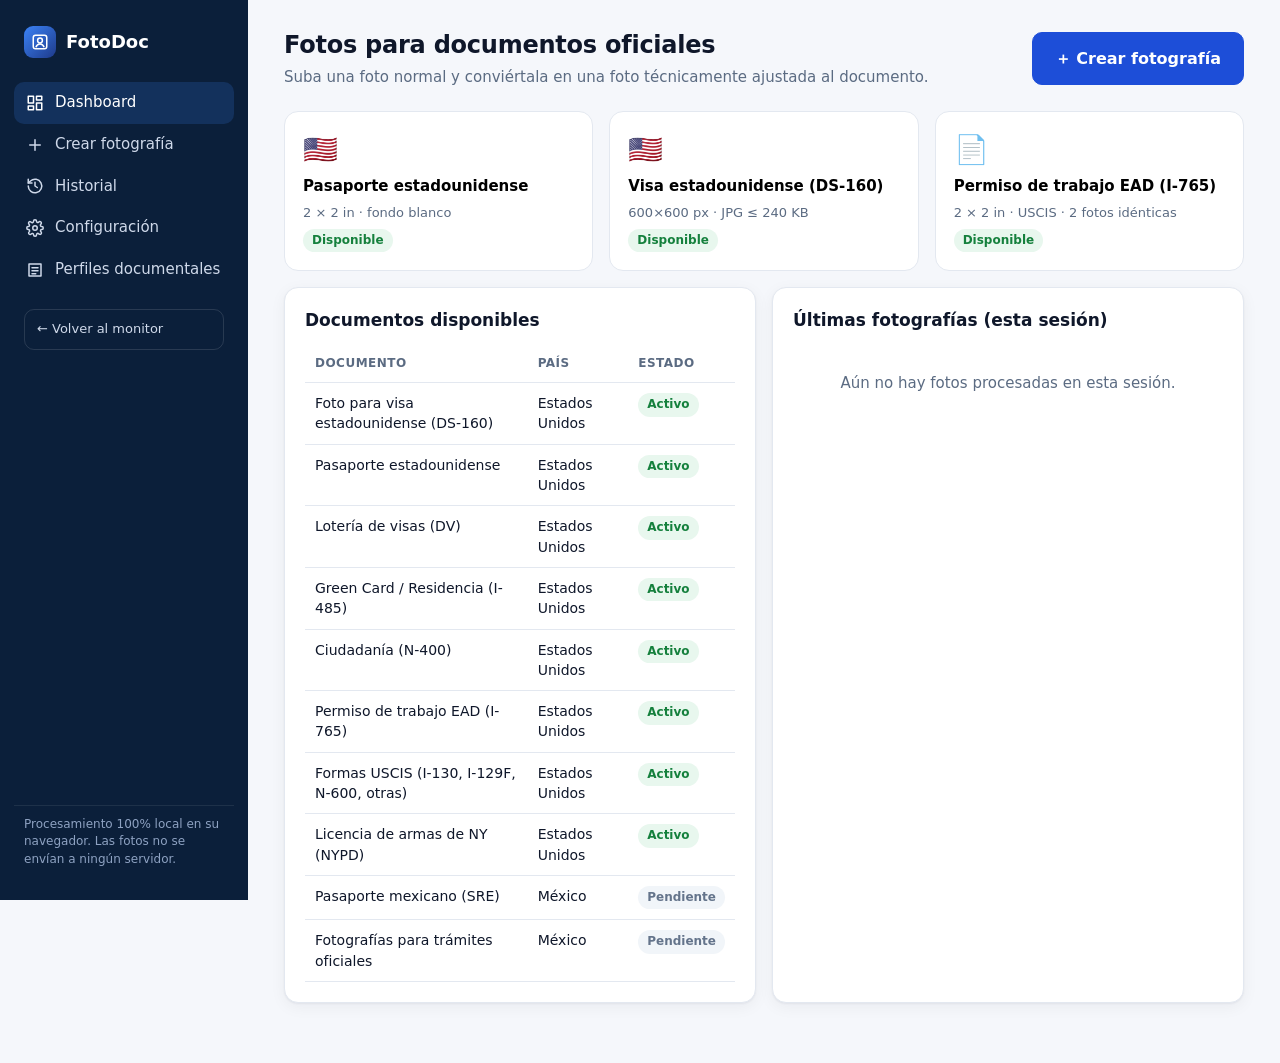
<file: fotos/index.html>
<!DOCTYPE html>
<html lang="es">
<head>
<meta charset="utf-8">
<meta name="viewport" content="width=device-width, initial-scale=1">
<title>FotoDoc — Fotos para pasaporte y visa</title>
<meta http-equiv="Content-Security-Policy" content="default-src 'self'; script-src 'self' 'unsafe-eval' 'wasm-unsafe-eval'; style-src 'self' 'unsafe-inline'; img-src 'self' data: blob:; media-src 'self' blob:; connect-src 'self' data: blob:; worker-src 'self' blob:">
<link rel="icon" href="data:,">
<link rel="stylesheet" href="css/app.css">
</head>
<body>
<div class="app">
  <aside class="side">
    <div class="brand"><span class="logo"><svg width="18" height="18" viewBox="0 0 24 24" fill="none" stroke="#fff" stroke-width="2"><rect x="3" y="3" width="18" height="18" rx="3"/><circle cx="12" cy="10" r="3.2"/><path d="M6.5 19c1-3 3.2-4.5 5.5-4.5s4.5 1.5 5.5 4.5"/></svg></span>FotoDoc</div>
    <nav class="nav" id="nav"></nav>
    <a href="../" style="display:block;margin:14px 10px 0;padding:10px 12px;border-radius:10px;color:#cfd9ea;text-decoration:none;border:1px solid rgba(255,255,255,.12);font-size:13px">← Volver al monitor</a>
    <div class="foot">Procesamiento 100% local en su navegador. Las fotos no se envían a ningún servidor.</div>
  </aside>
  <main class="main" id="view"></main>
</div>
<div id="modal"></div>
<script src="vendor/mediapipe/face_mesh/face_mesh.js"></script>
<script src="vendor/mediapipe/selfie_segmentation/selfie_segmentation.js"></script>
<script src="vendor/jspdf.umd.min.js"></script>
<script type="module" src="js/app.js"></script>
</body>
</html>
</file>
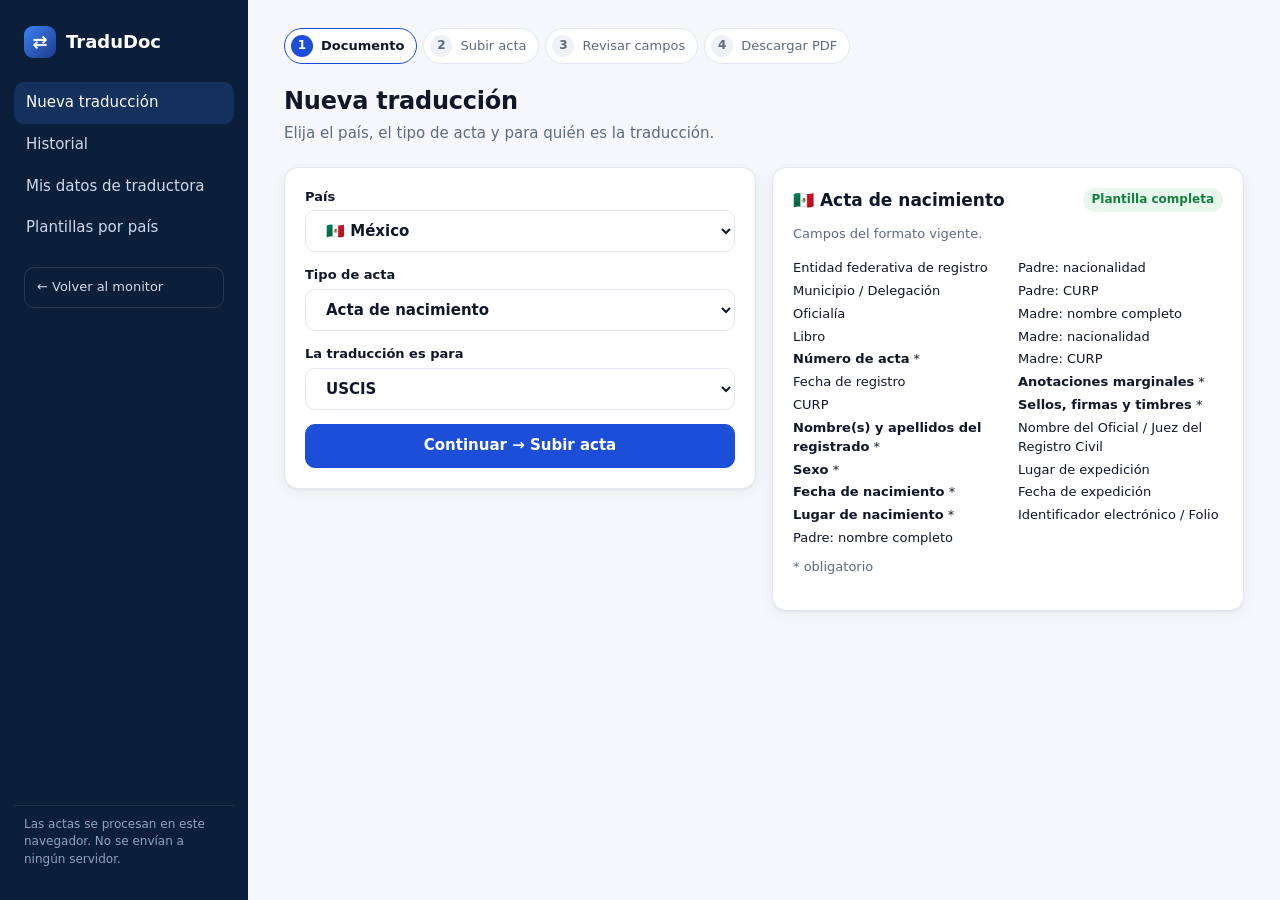
<file: traducciones/index.html>
<!DOCTYPE html>
<html lang="es">
<head>
<meta charset="utf-8">
<meta name="viewport" content="width=device-width, initial-scale=1">
<title>TraduDoc — Traducción de actas</title>
<link rel="icon" href="data:,">
<link rel="stylesheet" href="css/app.css">
<style>
.ta{width:100%;font:inherit;font-size:13px;border:1px solid var(--line);border-radius:8px;padding:6px 8px;resize:vertical;background:#fff}
.ta.en{background:#f0f6ff;border-color:#cfdcfb}
.ta:focus{outline:2px solid var(--blue);outline-offset:0}
.ft td{padding:7px 6px;vertical-align:top}
tr.act td{background:#eff4ff}
.ok{color:var(--ok);font-weight:800}
.ol:hover{background:#eff4ff}
</style>
</head>
<body>
<div class="app">
  <aside class="side">
    <div class="brand"><span class="logo">⇄</span>TraduDoc</div>
    <nav class="nav" id="nav"></nav>
    <a href="../" style="display:block;margin:14px 10px 0;padding:10px 12px;border-radius:10px;color:#cfd9ea;text-decoration:none;border:1px solid rgba(255,255,255,.12);font-size:13px">← Volver al monitor</a>
    <div class="foot">Las actas se procesan en este navegador. No se envían a ningún servidor.</div>
  </aside>
  <main class="main" id="view" style="max-width:1500px"></main>
</div>
<script src="vendor/tesseract/tesseract.min.js"></script>
<script src="vendor/jspdf.umd.min.js"></script>
<script type="module" src="js/app.js"></script>
</body>
</html>
</file>
<file: fotos/css/app.css>
:root{
  --navy:#0b1f3a; --navy-2:#13315c; --blue:#1d4ed8; --blue-50:#eff4ff;
  --bg:#f5f7fb; --card:#fff; --line:#e3e8f0; --text:#0f172a; --muted:#5b6b82;
  --ok:#15803d; --ok-bg:#e8f7ee; --rev:#b45309; --rev-bg:#fff6e5; --fail:#b91c1c; --fail-bg:#fdecec;
  --r:14px; --shadow:0 1px 2px rgba(15,23,42,.05),0 4px 16px rgba(15,23,42,.05);
}
*{box-sizing:border-box}
html,body{margin:0;height:100%}
body{font-family:Inter,system-ui,-apple-system,"Segoe UI",Roboto,sans-serif;background:var(--bg);color:var(--text);font-size:15px;line-height:1.45}
button,input,select{font:inherit}
a{color:var(--blue)}
.app{display:grid;grid-template-columns:248px 1fr;min-height:100vh}
/* Sidebar */
.side{background:var(--navy);color:#cfd9ea;padding:22px 14px;display:flex;flex-direction:column;gap:4px;position:sticky;top:0;height:100vh}
.brand{display:flex;align-items:center;gap:10px;color:#fff;font-weight:700;font-size:18px;padding:4px 10px 20px}
.brand .logo{width:32px;height:32px;border-radius:9px;background:linear-gradient(135deg,#3b82f6,#1e3a8a);display:grid;place-items:center}
.nav a{display:flex;align-items:center;gap:11px;padding:10px 12px;border-radius:10px;color:#cfd9ea;text-decoration:none;font-weight:500}
.nav a:hover{background:rgba(255,255,255,.06);color:#fff}
.nav a.active{background:var(--navy-2);color:#fff}
.nav svg{width:18px;height:18px;flex:none}
.side .foot{margin-top:auto;font-size:12px;color:#8ea2c2;padding:10px;border-top:1px solid rgba(255,255,255,.08)}
/* Main */
.main{padding:28px 36px 60px;max-width:1240px;width:100%}
.top{display:flex;align-items:center;justify-content:space-between;gap:16px;margin-bottom:22px}
h1{font-size:24px;margin:0;letter-spacing:-.01em}
h2{font-size:17px;margin:0 0 12px}
.sub{color:var(--muted);margin:4px 0 0}
.card{background:var(--card);border:1px solid var(--line);border-radius:var(--r);box-shadow:var(--shadow);padding:20px}
.grid{display:grid;gap:16px}
.g2{grid-template-columns:repeat(2,1fr)}.g3{grid-template-columns:repeat(3,1fr)}.g4{grid-template-columns:repeat(4,1fr)}
.btn{display:inline-flex;align-items:center;justify-content:center;gap:8px;border:1px solid var(--line);background:#fff;color:var(--text);padding:10px 16px;border-radius:10px;cursor:pointer;font-weight:600;text-decoration:none}
.btn:hover{border-color:#c6d0df}
.btn.primary{background:var(--blue);border-color:var(--blue);color:#fff}
.btn.primary:hover{background:#1e40af}
.btn.lg{padding:14px 22px;font-size:16px}
.btn:disabled{opacity:.45;cursor:not-allowed}
.btn.sm{padding:6px 10px;font-size:13px}
.row{display:flex;gap:10px;align-items:center;flex-wrap:wrap}
.spacer{flex:1}
.muted{color:var(--muted)}.small{font-size:13px}
.badge{display:inline-flex;align-items:center;gap:6px;font-size:12px;font-weight:600;padding:3px 9px;border-radius:999px;background:#eef2f7;color:var(--muted)}
.badge.ok{background:var(--ok-bg);color:var(--ok)}.badge.review{background:var(--rev-bg);color:var(--rev)}.badge.fail{background:var(--fail-bg);color:var(--fail)}
.badge.pending{background:#f1f5f9;color:#64748b}
/* Choice cards */
.choice{cursor:pointer;text-align:left;border:1.5px solid var(--line);border-radius:var(--r);padding:18px;background:#fff;display:flex;flex-direction:column;gap:6px;transition:.12s}
.choice:hover{border-color:#9fb4d6;transform:translateY(-1px)}
.choice.sel{border-color:var(--blue);box-shadow:0 0 0 3px var(--blue-50)}
.choice[disabled]{cursor:not-allowed;opacity:.55;transform:none}
.choice .t{font-weight:700}.choice .flag{font-size:28px}
/* Stepper */
.stepper{display:flex;gap:6px;margin:0 0 20px;flex-wrap:wrap}
.stepper .s{display:flex;align-items:center;gap:8px;font-size:13px;color:var(--muted);padding:6px 12px 6px 6px;border-radius:999px;background:#fff;border:1px solid var(--line)}
.stepper .n{width:22px;height:22px;border-radius:50%;display:grid;place-items:center;background:#eef2f7;font-weight:700;font-size:12px}
.stepper .s.done .n{background:var(--ok);color:#fff}
.stepper .s.cur{border-color:var(--blue);color:var(--text);font-weight:600}
.stepper .s.cur .n{background:var(--blue);color:#fff}
/* Upload */
.drop{border:2px dashed #b8c6da;border-radius:var(--r);background:#fafcff;padding:44px;text-align:center;transition:.15s}
.drop.over{border-color:var(--blue);background:var(--blue-50)}
.drop .ic{width:54px;height:54px;border-radius:14px;background:var(--blue-50);display:grid;place-items:center;margin:0 auto 12px;color:var(--blue)}
.tips li{margin:4px 0}
/* Editor */
.editor{display:grid;grid-template-columns:minmax(0,1fr) 330px;gap:18px;align-items:start}
.stage{position:relative;background:repeating-conic-gradient(#eef2f7 0 25%,#fff 0 50%) 50%/22px 22px;border-radius:12px;display:grid;place-items:center;padding:18px;user-select:none}
.stage canvas{max-width:100%;height:auto;display:block;border-radius:4px;box-shadow:0 2px 10px rgba(0,0,0,.12)}
.stage .ov{position:absolute;pointer-events:none}
.canvasWrap{position:relative;cursor:grab;touch-action:none}
.canvasWrap.drag{cursor:grabbing}
.canvasWrap canvas.guides{position:absolute;inset:0;width:100%;height:100%;box-shadow:none;pointer-events:none}
.ctrl{display:grid;gap:14px}
.ctrl label{display:flex;justify-content:space-between;font-size:13px;font-weight:600;margin-bottom:4px}
.ctrl input[type=range]{width:100%;accent-color:var(--blue)}
.swatch{width:32px;height:32px;border-radius:8px;border:2px solid var(--line);cursor:pointer}
.swatch.sel{border-color:var(--blue);box-shadow:0 0 0 3px var(--blue-50)}
.seg{display:inline-flex;border:1px solid var(--line);border-radius:10px;overflow:hidden}
.seg button{border:0;background:#fff;padding:7px 12px;cursor:pointer;font-weight:600;font-size:13px}
.seg button.on{background:var(--navy);color:#fff}
.legend{display:flex;gap:12px;flex-wrap:wrap;font-size:12px;color:var(--muted);margin-top:10px}
.legend i{display:inline-block;width:12px;height:12px;border-radius:3px;margin-right:5px;vertical-align:-2px}
/* Results */
.status{display:flex;gap:14px;align-items:center;padding:16px 18px;border-radius:var(--r);font-weight:700}
.status.ok{background:var(--ok-bg);color:var(--ok)}.status.review{background:var(--rev-bg);color:var(--rev)}.status.fail{background:var(--fail-bg);color:var(--fail)}
.status .dot{width:14px;height:14px;border-radius:50%;background:currentColor}
table{width:100%;border-collapse:collapse;font-size:14px}
th,td{text-align:left;padding:10px 10px;border-bottom:1px solid var(--line);vertical-align:top}
th{font-size:12px;text-transform:uppercase;letter-spacing:.04em;color:var(--muted);font-weight:600}
.mini li{display:flex;gap:8px;align-items:flex-start;padding:5px 0;font-size:13px;list-style:none}
.mini{padding:0;margin:0}
.dotc{width:9px;height:9px;border-radius:50%;margin-top:6px;flex:none}
.dotc.ok{background:var(--ok)}.dotc.review{background:#f59e0b}.dotc.fail{background:var(--fail)}
.empty{padding:28px;text-align:center;color:var(--muted)}
.thumbs{display:grid;grid-template-columns:repeat(auto-fill,minmax(150px,1fr));gap:12px}
.thumb{border:1px solid var(--line);border-radius:12px;overflow:hidden;background:#fff}
.thumb img{width:100%;display:block;aspect-ratio:1}
.thumb div{padding:8px 10px;font-size:12px}
.notice{background:var(--blue-50);border:1px solid #cfdcfb;border-radius:12px;padding:12px 14px;font-size:13px;color:#1e3a8a}
.warn{background:var(--rev-bg);border:1px solid #fcd9a6;color:#7c3d05}
.modal{position:fixed;inset:0;background:rgba(11,31,58,.55);display:grid;place-items:center;z-index:50}
.modal .box{background:#fff;border-radius:16px;padding:18px;width:min(680px,94vw)}
.modal video{width:100%;border-radius:10px;background:#000}
.loader{display:flex;gap:12px;align-items:center;padding:30px;justify-content:center;color:var(--muted)}
.spin{width:22px;height:22px;border:3px solid #dbe4f3;border-top-color:var(--blue);border-radius:50%;animation:sp 0.8s linear infinite}
@keyframes sp{to{transform:rotate(360deg)}}
.hide{display:none!important}
code{background:#eef2f7;padding:1px 6px;border-radius:6px;font-size:12.5px}
@media (max-width:980px){
  .app{grid-template-columns:1fr}
  .side{position:static;height:auto;flex-direction:row;flex-wrap:wrap;padding:10px}
  .brand{padding:4px 8px}
  .nav{display:flex;flex-wrap:wrap}
  .side .foot{display:none}
  .main{padding:18px}
  .editor{grid-template-columns:1fr}
  .g3,.g4{grid-template-columns:1fr 1fr}
}
@media (max-width:560px){.g2,.g3,.g4{grid-template-columns:1fr}}
</file>
<file: traducciones/css/app.css>
:root{
  --navy:#0b1f3a; --navy-2:#13315c; --blue:#1d4ed8; --blue-50:#eff4ff;
  --bg:#f5f7fb; --card:#fff; --line:#e3e8f0; --text:#0f172a; --muted:#5b6b82;
  --ok:#15803d; --ok-bg:#e8f7ee; --rev:#b45309; --rev-bg:#fff6e5; --fail:#b91c1c; --fail-bg:#fdecec;
  --r:14px; --shadow:0 1px 2px rgba(15,23,42,.05),0 4px 16px rgba(15,23,42,.05);
}
*{box-sizing:border-box}
html,body{margin:0;height:100%}
body{font-family:Inter,system-ui,-apple-system,"Segoe UI",Roboto,sans-serif;background:var(--bg);color:var(--text);font-size:15px;line-height:1.45}
button,input,select{font:inherit}
a{color:var(--blue)}
.app{display:grid;grid-template-columns:248px 1fr;min-height:100vh}
/* Sidebar */
.side{background:var(--navy);color:#cfd9ea;padding:22px 14px;display:flex;flex-direction:column;gap:4px;position:sticky;top:0;height:100vh}
.brand{display:flex;align-items:center;gap:10px;color:#fff;font-weight:700;font-size:18px;padding:4px 10px 20px}
.brand .logo{width:32px;height:32px;border-radius:9px;background:linear-gradient(135deg,#3b82f6,#1e3a8a);display:grid;place-items:center}
.nav a{display:flex;align-items:center;gap:11px;padding:10px 12px;border-radius:10px;color:#cfd9ea;text-decoration:none;font-weight:500}
.nav a:hover{background:rgba(255,255,255,.06);color:#fff}
.nav a.active{background:var(--navy-2);color:#fff}
.nav svg{width:18px;height:18px;flex:none}
.side .foot{margin-top:auto;font-size:12px;color:#8ea2c2;padding:10px;border-top:1px solid rgba(255,255,255,.08)}
/* Main */
.main{padding:28px 36px 60px;max-width:1240px;width:100%}
.top{display:flex;align-items:center;justify-content:space-between;gap:16px;margin-bottom:22px}
h1{font-size:24px;margin:0;letter-spacing:-.01em}
h2{font-size:17px;margin:0 0 12px}
.sub{color:var(--muted);margin:4px 0 0}
.card{background:var(--card);border:1px solid var(--line);border-radius:var(--r);box-shadow:var(--shadow);padding:20px}
.grid{display:grid;gap:16px}
.g2{grid-template-columns:repeat(2,1fr)}.g3{grid-template-columns:repeat(3,1fr)}.g4{grid-template-columns:repeat(4,1fr)}
.btn{display:inline-flex;align-items:center;justify-content:center;gap:8px;border:1px solid var(--line);background:#fff;color:var(--text);padding:10px 16px;border-radius:10px;cursor:pointer;font-weight:600;text-decoration:none}
.btn:hover{border-color:#c6d0df}
.btn.primary{background:var(--blue);border-color:var(--blue);color:#fff}
.btn.primary:hover{background:#1e40af}
.btn.lg{padding:14px 22px;font-size:16px}
.btn:disabled{opacity:.45;cursor:not-allowed}
.btn.sm{padding:6px 10px;font-size:13px}
.row{display:flex;gap:10px;align-items:center;flex-wrap:wrap}
.spacer{flex:1}
.muted{color:var(--muted)}.small{font-size:13px}
.badge{display:inline-flex;align-items:center;gap:6px;font-size:12px;font-weight:600;padding:3px 9px;border-radius:999px;background:#eef2f7;color:var(--muted)}
.badge.ok{background:var(--ok-bg);color:var(--ok)}.badge.review{background:var(--rev-bg);color:var(--rev)}.badge.fail{background:var(--fail-bg);color:var(--fail)}
.badge.pending{background:#f1f5f9;color:#64748b}
/* Choice cards */
.choice{cursor:pointer;text-align:left;border:1.5px solid var(--line);border-radius:var(--r);padding:18px;background:#fff;display:flex;flex-direction:column;gap:6px;transition:.12s}
.choice:hover{border-color:#9fb4d6;transform:translateY(-1px)}
.choice.sel{border-color:var(--blue);box-shadow:0 0 0 3px var(--blue-50)}
.choice[disabled]{cursor:not-allowed;opacity:.55;transform:none}
.choice .t{font-weight:700}.choice .flag{font-size:28px}
/* Stepper */
.stepper{display:flex;gap:6px;margin:0 0 20px;flex-wrap:wrap}
.stepper .s{display:flex;align-items:center;gap:8px;font-size:13px;color:var(--muted);padding:6px 12px 6px 6px;border-radius:999px;background:#fff;border:1px solid var(--line)}
.stepper .n{width:22px;height:22px;border-radius:50%;display:grid;place-items:center;background:#eef2f7;font-weight:700;font-size:12px}
.stepper .s.done .n{background:var(--ok);color:#fff}
.stepper .s.cur{border-color:var(--blue);color:var(--text);font-weight:600}
.stepper .s.cur .n{background:var(--blue);color:#fff}
/* Upload */
.drop{border:2px dashed #b8c6da;border-radius:var(--r);background:#fafcff;padding:44px;text-align:center;transition:.15s}
.drop.over{border-color:var(--blue);background:var(--blue-50)}
.drop .ic{width:54px;height:54px;border-radius:14px;background:var(--blue-50);display:grid;place-items:center;margin:0 auto 12px;color:var(--blue)}
.tips li{margin:4px 0}
/* Editor */
.editor{display:grid;grid-template-columns:minmax(0,1fr) 330px;gap:18px;align-items:start}
.stage{position:relative;background:repeating-conic-gradient(#eef2f7 0 25%,#fff 0 50%) 50%/22px 22px;border-radius:12px;display:grid;place-items:center;padding:18px;user-select:none}
.stage canvas{max-width:100%;height:auto;display:block;border-radius:4px;box-shadow:0 2px 10px rgba(0,0,0,.12)}
.stage .ov{position:absolute;pointer-events:none}
.canvasWrap{position:relative;cursor:grab;touch-action:none}
.canvasWrap.drag{cursor:grabbing}
.canvasWrap canvas.guides{position:absolute;inset:0;width:100%;height:100%;box-shadow:none;pointer-events:none}
.ctrl{display:grid;gap:14px}
.ctrl label{display:flex;justify-content:space-between;font-size:13px;font-weight:600;margin-bottom:4px}
.ctrl input[type=range]{width:100%;accent-color:var(--blue)}
.swatch{width:32px;height:32px;border-radius:8px;border:2px solid var(--line);cursor:pointer}
.swatch.sel{border-color:var(--blue);box-shadow:0 0 0 3px var(--blue-50)}
.seg{display:inline-flex;border:1px solid var(--line);border-radius:10px;overflow:hidden}
.seg button{border:0;background:#fff;padding:7px 12px;cursor:pointer;font-weight:600;font-size:13px}
.seg button.on{background:var(--navy);color:#fff}
.legend{display:flex;gap:12px;flex-wrap:wrap;font-size:12px;color:var(--muted);margin-top:10px}
.legend i{display:inline-block;width:12px;height:12px;border-radius:3px;margin-right:5px;vertical-align:-2px}
/* Results */
.status{display:flex;gap:14px;align-items:center;padding:16px 18px;border-radius:var(--r);font-weight:700}
.status.ok{background:var(--ok-bg);color:var(--ok)}.status.review{background:var(--rev-bg);color:var(--rev)}.status.fail{background:var(--fail-bg);color:var(--fail)}
.status .dot{width:14px;height:14px;border-radius:50%;background:currentColor}
table{width:100%;border-collapse:collapse;font-size:14px}
th,td{text-align:left;padding:10px 10px;border-bottom:1px solid var(--line);vertical-align:top}
th{font-size:12px;text-transform:uppercase;letter-spacing:.04em;color:var(--muted);font-weight:600}
.mini li{display:flex;gap:8px;align-items:flex-start;padding:5px 0;font-size:13px;list-style:none}
.mini{padding:0;margin:0}
.dotc{width:9px;height:9px;border-radius:50%;margin-top:6px;flex:none}
.dotc.ok{background:var(--ok)}.dotc.review{background:#f59e0b}.dotc.fail{background:var(--fail)}
.empty{padding:28px;text-align:center;color:var(--muted)}
.thumbs{display:grid;grid-template-columns:repeat(auto-fill,minmax(150px,1fr));gap:12px}
.thumb{border:1px solid var(--line);border-radius:12px;overflow:hidden;background:#fff}
.thumb img{width:100%;display:block;aspect-ratio:1}
.thumb div{padding:8px 10px;font-size:12px}
.notice{background:var(--blue-50);border:1px solid #cfdcfb;border-radius:12px;padding:12px 14px;font-size:13px;color:#1e3a8a}
.warn{background:var(--rev-bg);border:1px solid #fcd9a6;color:#7c3d05}
.modal{position:fixed;inset:0;background:rgba(11,31,58,.55);display:grid;place-items:center;z-index:50}
.modal .box{background:#fff;border-radius:16px;padding:18px;width:min(680px,94vw)}
.modal video{width:100%;border-radius:10px;background:#000}
.loader{display:flex;gap:12px;align-items:center;padding:30px;justify-content:center;color:var(--muted)}
.spin{width:22px;height:22px;border:3px solid #dbe4f3;border-top-color:var(--blue);border-radius:50%;animation:sp 0.8s linear infinite}
@keyframes sp{to{transform:rotate(360deg)}}
.hide{display:none!important}
code{background:#eef2f7;padding:1px 6px;border-radius:6px;font-size:12.5px}
@media (max-width:980px){
  .app{grid-template-columns:1fr}
  .side{position:static;height:auto;flex-direction:row;flex-wrap:wrap;padding:10px}
  .brand{padding:4px 8px}
  .nav{display:flex;flex-wrap:wrap}
  .side .foot{display:none}
  .main{padding:18px}
  .editor{grid-template-columns:1fr}
  .g3,.g4{grid-template-columns:1fr 1fr}
}
@media (max-width:560px){.g2,.g3,.g4{grid-template-columns:1fr}}
</file>
